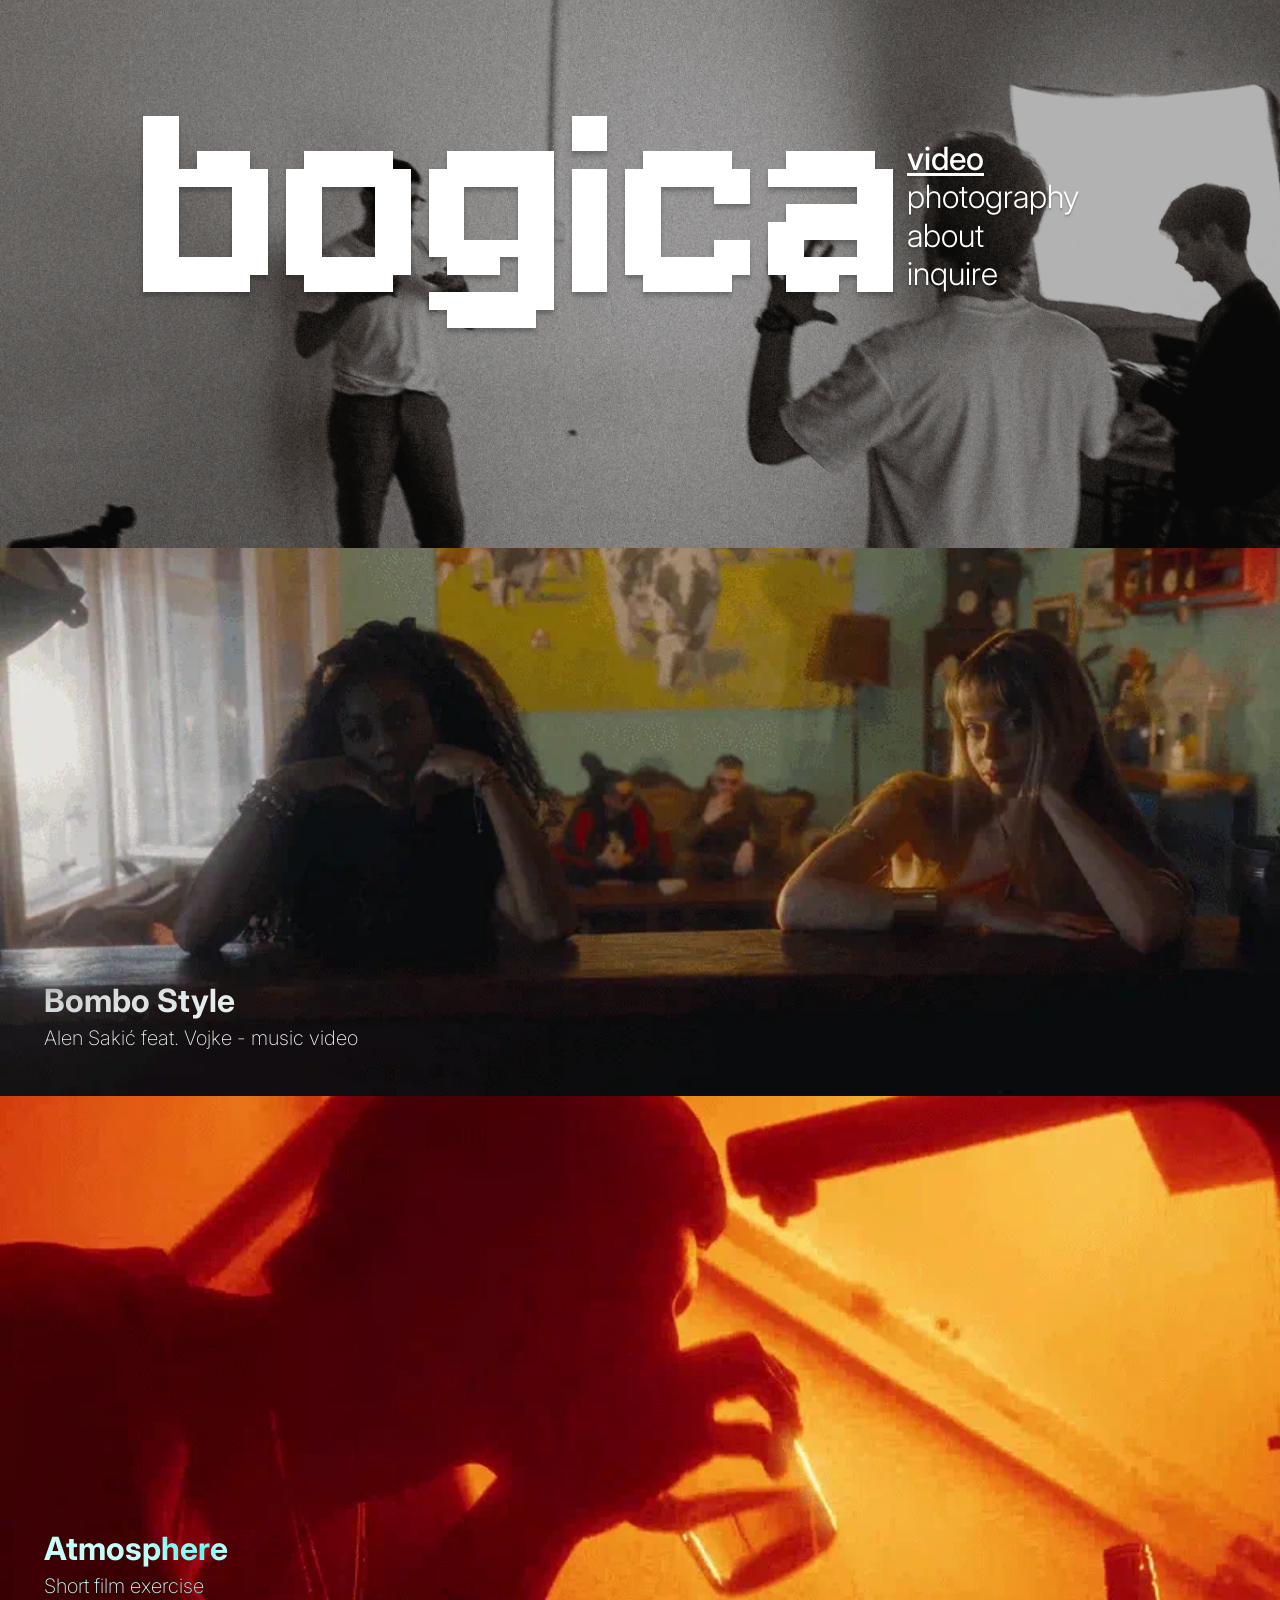
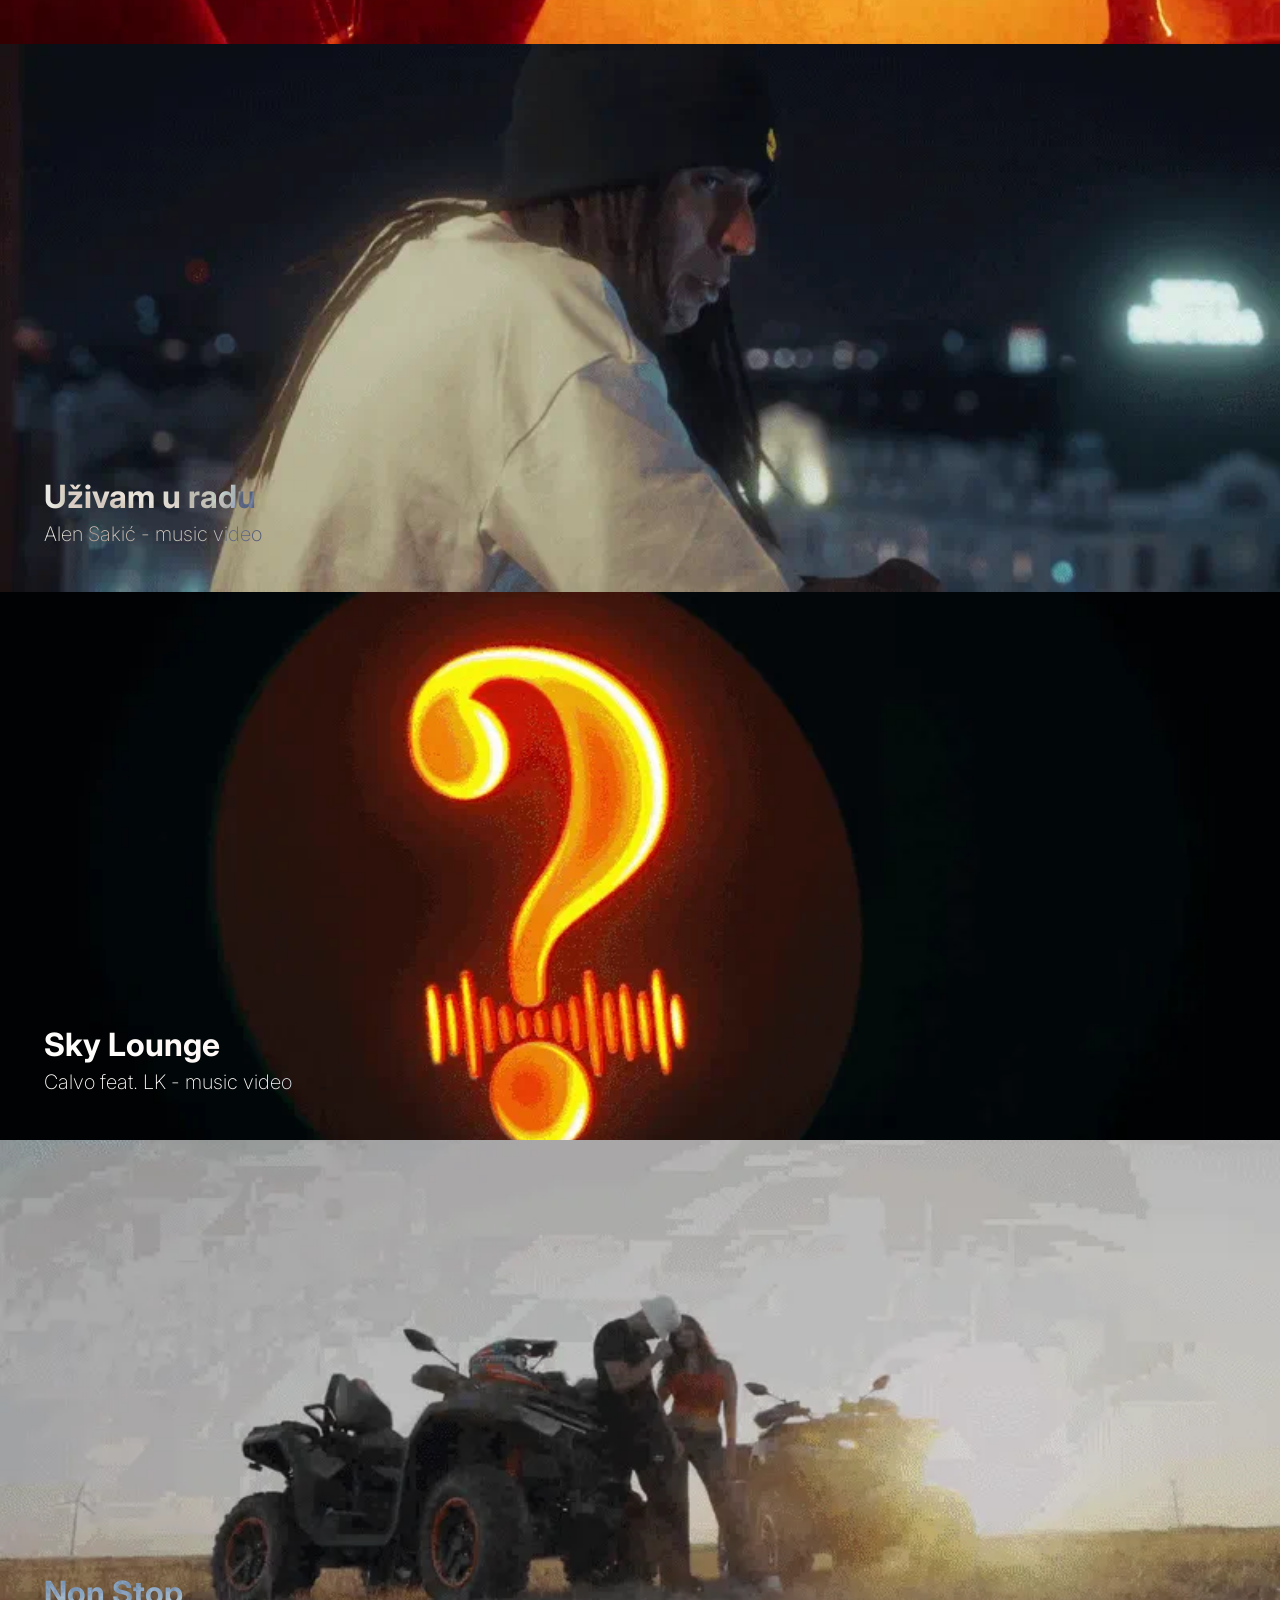
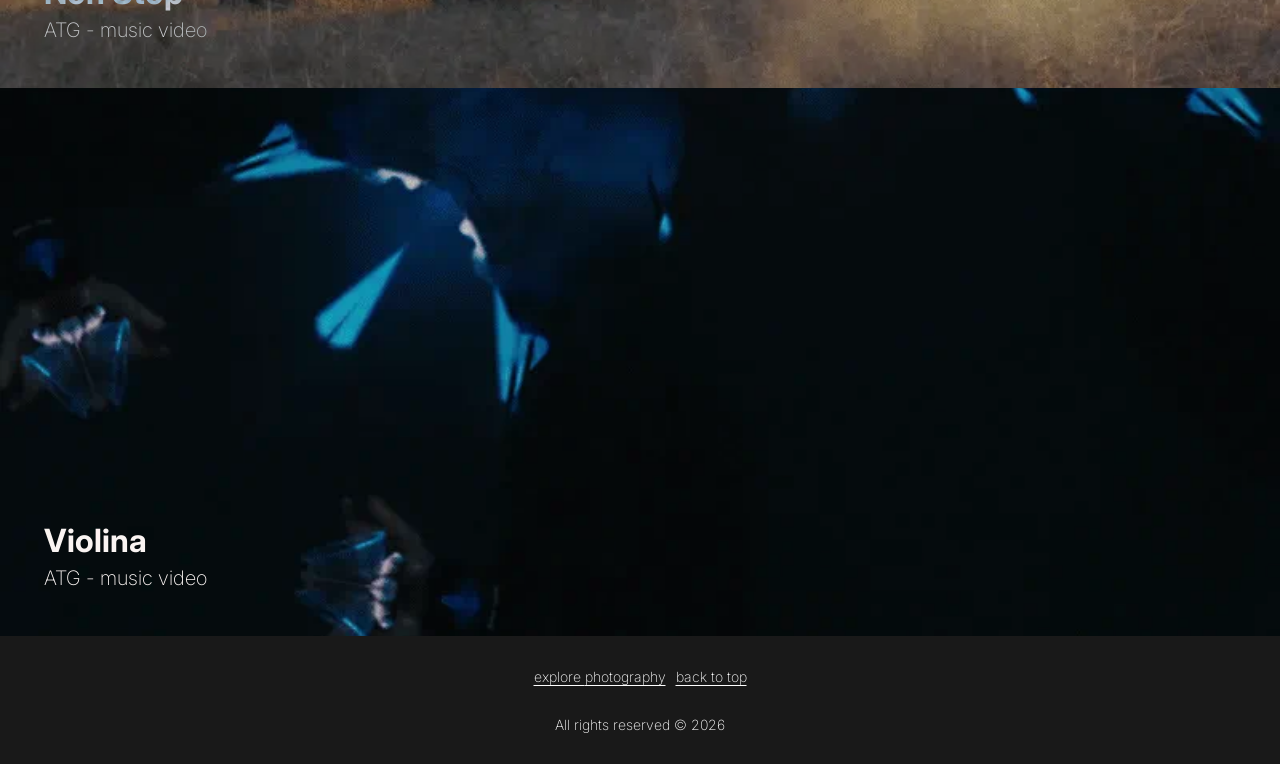
<file: index.html>
<!DOCTYPE html>
<html lang="en">
<head>
  <meta charset="UTF-8">
  <meta name="viewport" content="width=device-width, initial-scale=1.0">
  <title>Video — Bogica</title>
  <link rel="preconnect" href="https://fonts.googleapis.com">
  <link rel="preconnect" href="https://fonts.gstatic.com" crossorigin>
  <link href="https://fonts.googleapis.com/css2?family=Inter:wght@200;300;500;700&display=swap" rel="stylesheet">
  <link rel="stylesheet" href="css/style.css">
</head>
<body id="top">

  <header class="top-bar">
    <a href="about.html" class="logo-link">
      <svg class="logo-svg" viewBox="0 0 766 222" fill="none" xmlns="http://www.w3.org/2000/svg">
        <g>
          <path d="M40.0796 142.667H94.1989V71.3333H40.0796V142.667ZM40.0796 53.5H58.1194V35.6667H112.239V53.5H130.279V160.5H112.239V178.333H4V0H40.0796V53.5Z" fill="white" shape-rendering="crispEdges"/>
          <path d="M148.365 53.5H166.405V35.6667H256.604V53.5H274.644V160.5H256.604V178.333H166.405V160.5H148.365V53.5ZM238.564 71.3333H184.445V142.667H238.564V71.3333Z" fill="white" shape-rendering="crispEdges"/>
          <path d="M292.731 178.333H382.93V142.667H364.89V160.5H310.77V142.667H292.731V53.5H310.77V35.6667H419.009V196.167H400.969V214H310.77V196.167H292.731V178.333ZM328.81 124.833H382.93V71.3333H328.81V124.833Z" fill="white" shape-rendering="crispEdges"/>
          <path d="M437.096 0H473.175V35.6667H437.096V0ZM437.096 53.5H473.175V178.333H437.096V53.5Z" fill="white" shape-rendering="crispEdges"/>
          <path d="M581.555 124.833H617.635V160.5H599.595V178.333H509.396V160.5H491.356V53.5H509.396V35.6667H599.595V53.5H617.635V89.1667H581.555V71.3333H527.436V142.667H581.555V124.833Z" fill="white" shape-rendering="crispEdges"/>
          <path d="M653.761 160.5H635.721V107H653.761V89.1667H725.92V71.3333H635.721V53.5H653.761V35.6667H743.96V53.5H762V178.333H725.92V160.5H707.881V178.333H653.761V160.5ZM671.801 142.667H725.92V124.833H671.801V142.667Z" fill="white" shape-rendering="crispEdges"/>
        </g>
      </svg>
    </a>
    <button class="burger-btn"></button>
    <nav class="main-nav">
      <ul>
        <li><a href="index.html" class="nav-active">video</a></li>
        <li><a href="photography.html">photography</a></li>
        <li><a href="about.html">about</a></li>
        <li><a href="inquire.html">inquire</a></li>
      </ul>
    </nav>
    <div class="mobile-menu" id="mobileMenu">
      <button class="mobile-menu__close">&times;</button>
      <nav>
        <ul>
          <li><a href="index.html" class="nav-active">video</a></li>
          <li><a href="photography.html">photography</a></li>
          <li><a href="about.html">about</a></li>
          <li><a href="inquire.html">inquire</a></li>
        </ul>
      </nav>
    </div>
  </header>

  <main>
    <section class="vid-card hero-card hero">
      <div class="vid-card__bg">
        <img src="images/2ddfef8fff97a0ba2316aeb18413675cf2b4ad7e.webp" alt="">
      </div>
    </section>

    <section class="vid-card" data-youtube="YQdYwKgr3ro">
      <div class="vid-card__bg">
        <img src="images/6e62a942fc648b97b14edac9cf0ab916920af511.webp" alt="" loading="lazy">
      </div>
      <div class="vid-card__info">
        <h2 class="vid-card__title">Bombo Style</h2>
        <p class="vid-card__sub">Alen Sakić feat. Vojke - music video</p>
      </div>
    </section>

    <section class="vid-card" data-youtube="z8VzuQJItNw">
      <div class="vid-card__bg">
        <img src="images/f267988a891baee22f8341c1e10cee7afde84c92.webp" alt="" loading="lazy">
      </div>
      <div class="vid-card__info">
        <h2 class="vid-card__title">Atmosphere</h2>
        <p class="vid-card__sub">Short film exercise</p>
      </div>
    </section>

    <section class="vid-card" data-youtube="NvgqfTBcsp0">
      <div class="vid-card__bg">
        <img src="images/c1cecfa5d85bc51310bce040de9ba91f43a4c9a8.webp" alt="" loading="lazy">
      </div>
      <div class="vid-card__info">
        <h2 class="vid-card__title">Uživam u radu</h2>
        <p class="vid-card__sub">Alen Sakić - music video</p>
      </div>
    </section>

    <section class="vid-card" data-youtube="yY3TKTNBqrU">
      <div class="vid-card__bg">
        <img src="images/a07abb18dbb583b6dae30d6151908ba43ccde958.webp" alt="" loading="lazy">
      </div>
      <div class="vid-card__info">
        <h2 class="vid-card__title">Sky Lounge</h2>
        <p class="vid-card__sub">Calvo feat. LK - music video</p>
      </div>
    </section>

    <section class="vid-card" data-youtube="k3H4lI52CkY">
      <div class="vid-card__bg">
        <img src="images/e6b782253f71fe249722372ba2ac51af57505760.webp" alt="" loading="lazy">
      </div>
      <div class="vid-card__info">
        <h2 class="vid-card__title">Non Stop</h2>
        <p class="vid-card__sub">ATG - music video</p>
      </div>
    </section>

    <section class="vid-card" data-youtube="jH7adX9Sxbw">
      <div class="vid-card__bg">
        <img src="images/89226440429b7da3c90f49e6445664e45c71da91.webp" alt="" loading="lazy">
      </div>
      <div class="vid-card__info">
        <h2 class="vid-card__title">Violina</h2>
        <p class="vid-card__sub">ATG - music video</p>
      </div>
    </section>
  </main>

  <footer class="site-footer">
    <nav class="footer-nav">
      <a href="photography.html">explore <span>photography</span></a>
      <a href="#top">back to top</a>
    </nav>
    <p class="footer-copy">All rights reserved &copy; 2026</p>
  </footer>

  <button class="scroll-top-btn"></button>
  <script src="js/script.js"></script>
</body>
</html>
</file>
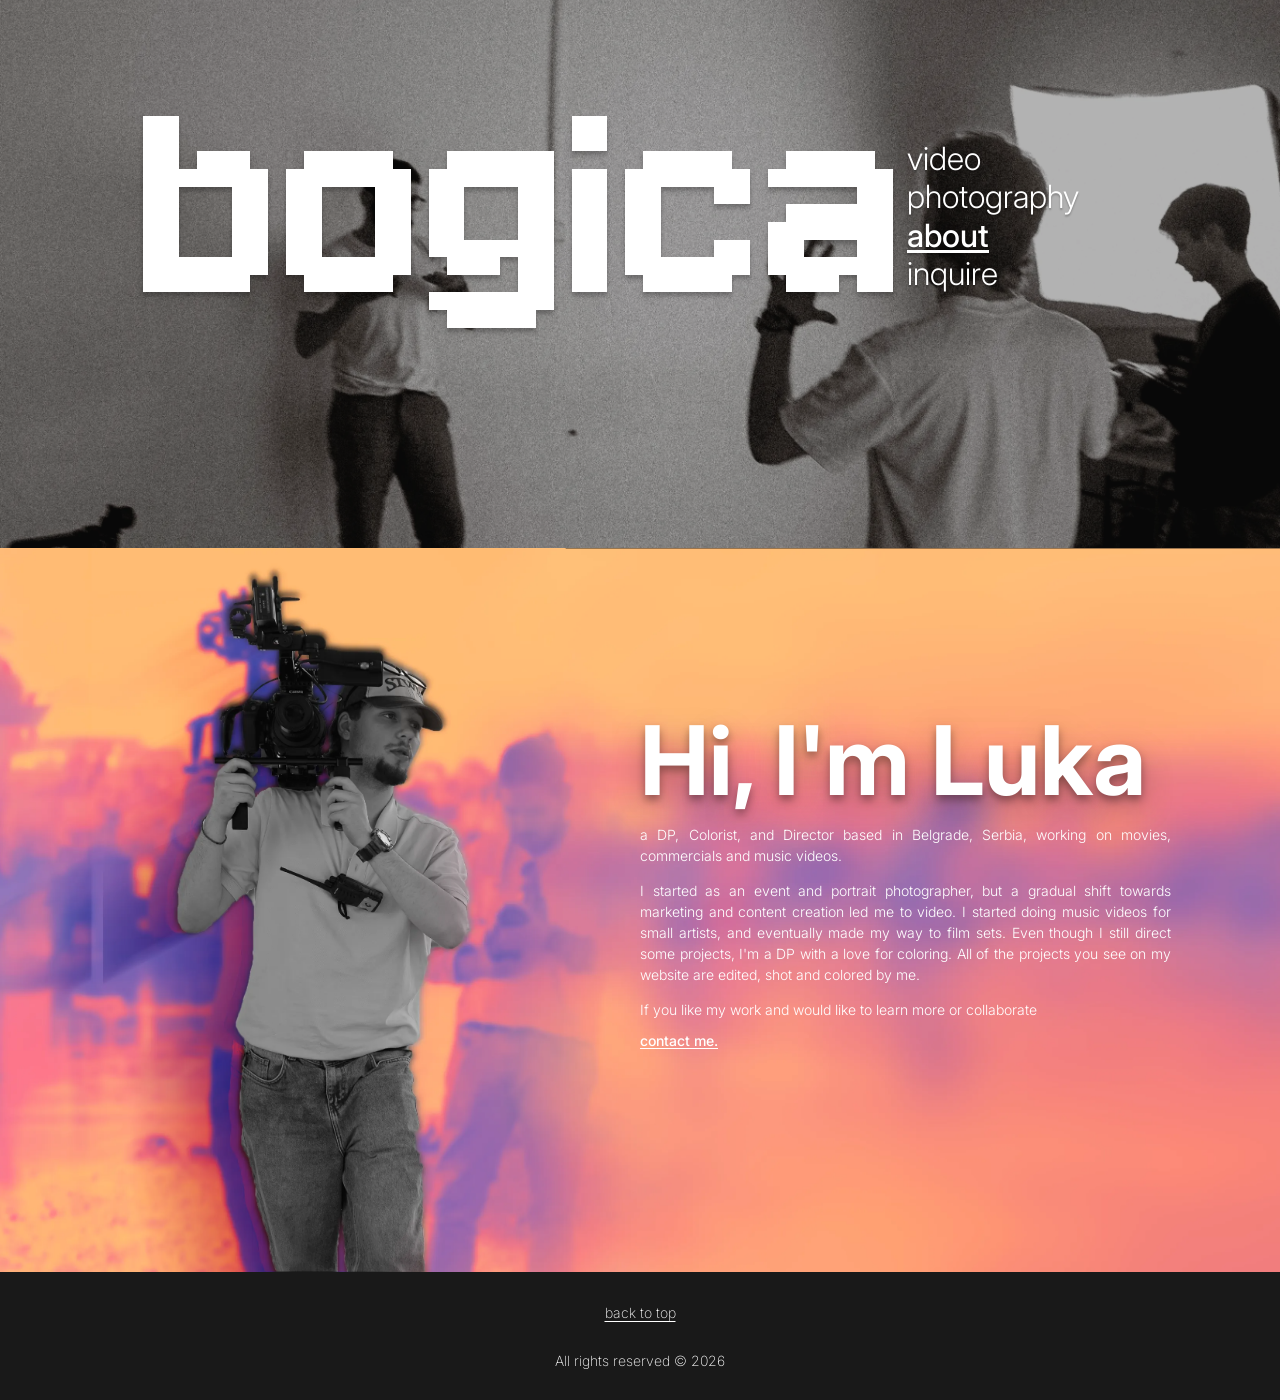
<file: about.html>
<!DOCTYPE html>
<html lang="en">
<head>
  <meta charset="UTF-8">
  <meta name="viewport" content="width=device-width, initial-scale=1.0">
  <title>About — Bogica</title>
  <link rel="preconnect" href="https://fonts.googleapis.com">
  <link rel="preconnect" href="https://fonts.gstatic.com" crossorigin>
  <link href="https://fonts.googleapis.com/css2?family=Inter:wght@200;300;500;700&display=swap" rel="stylesheet">
  <link rel="stylesheet" href="css/style.css">
</head>
<body id="top">
  <header class="top-bar">
    <a href="about.html" class="logo-link">
      <svg class="logo-svg" viewBox="0 0 766 222" fill="none" xmlns="http://www.w3.org/2000/svg">
        <g>
          <path d="M40.0796 142.667H94.1989V71.3333H40.0796V142.667ZM40.0796 53.5H58.1194V35.6667H112.239V53.5H130.279V160.5H112.239V178.333H4V0H40.0796V53.5Z" fill="white" shape-rendering="crispEdges"/>
          <path d="M148.365 53.5H166.405V35.6667H256.604V53.5H274.644V160.5H256.604V178.333H166.405V160.5H148.365V53.5ZM238.564 71.3333H184.445V142.667H238.564V71.3333Z" fill="white" shape-rendering="crispEdges"/>
          <path d="M292.731 178.333H382.93V142.667H364.89V160.5H310.77V142.667H292.731V53.5H310.77V35.6667H419.009V196.167H400.969V214H310.77V196.167H292.731V178.333ZM328.81 124.833H382.93V71.3333H328.81V124.833Z" fill="white" shape-rendering="crispEdges"/>
          <path d="M437.096 0H473.175V35.6667H437.096V0ZM437.096 53.5H473.175V178.333H437.096V53.5Z" fill="white" shape-rendering="crispEdges"/>
          <path d="M581.555 124.833H617.635V160.5H599.595V178.333H509.396V160.5H491.356V53.5H509.396V35.6667H599.595V53.5H617.635V89.1667H581.555V71.3333H527.436V142.667H581.555V124.833Z" fill="white" shape-rendering="crispEdges"/>
          <path d="M653.761 160.5H635.721V107H653.761V89.1667H725.92V71.3333H635.721V53.5H653.761V35.6667H743.96V53.5H762V178.333H725.92V160.5H707.881V178.333H653.761V160.5ZM671.801 142.667H725.92V124.833H671.801V142.667Z" fill="white" shape-rendering="crispEdges"/>
        </g>
      </svg>
    </a>
    <button class="burger-btn"></button>
    <nav class="main-nav">
      <ul>
        <li><a href="index.html">video</a></li>
        <li><a href="photography.html">photography</a></li>
        <li><a href="about.html" class="nav-active">about</a></li>
        <li><a href="inquire.html">inquire</a></li>
      </ul>
    </nav>
    <div class="mobile-menu" id="mobileMenu">
      <button class="mobile-menu__close">&times;</button>
      <nav>
        <ul>
          <li><a href="index.html">video</a></li>
          <li><a href="photography.html">photography</a></li>
          <li><a href="about.html" class="nav-active">about</a></li>
          <li><a href="inquire.html">inquire</a></li>
        </ul>
      </nav>
    </div>
  </header>
  <main>
    <section class="hero-card hero">
      <div class="vid-card__bg">
        <img src="images/2ddfef8fff97a0ba2316aeb18413675cf2b4ad7e.webp" alt="">
      </div>
    </section>
    <section class="about-content">
      <div class="about-photo">
        <img src="images/9237913f63eb61e9c43430d79f818ed726239c51.webp" alt="">
      </div>
      <div class="about-text">
        <h1 class="about-heading">Hi, I'm Luka</h1>
        <div class="about-bio">
          <p>a DP, Colorist, and Director based in Belgrade, Serbia, working on movies, commercials and music videos.</p>
          <p>I started as an event and portrait photographer, but a gradual shift towards marketing and content creation led me to video. I started doing music videos for small artists, and eventually made my way to film sets. Even though I still direct some projects, I'm a DP with a love for coloring. All of the projects you see on my website are edited, shot and colored by me.</p>
          <p>If you like my work and would like to learn more or collaborate</p>
        </div>
        <a href="inquire.html" class="about-contact">contact me.</a>
      </div>
    </section>
  </main>
  <footer class="site-footer">
    <nav class="footer-nav">
      <a href="#top">back to top</a>
    </nav>
    <p class="footer-copy">All rights reserved &copy; 2026</p>
  </footer>
  <button class="scroll-top-btn"></button>
  <script src="js/script.js"></script>
</body>
</html>
</file>
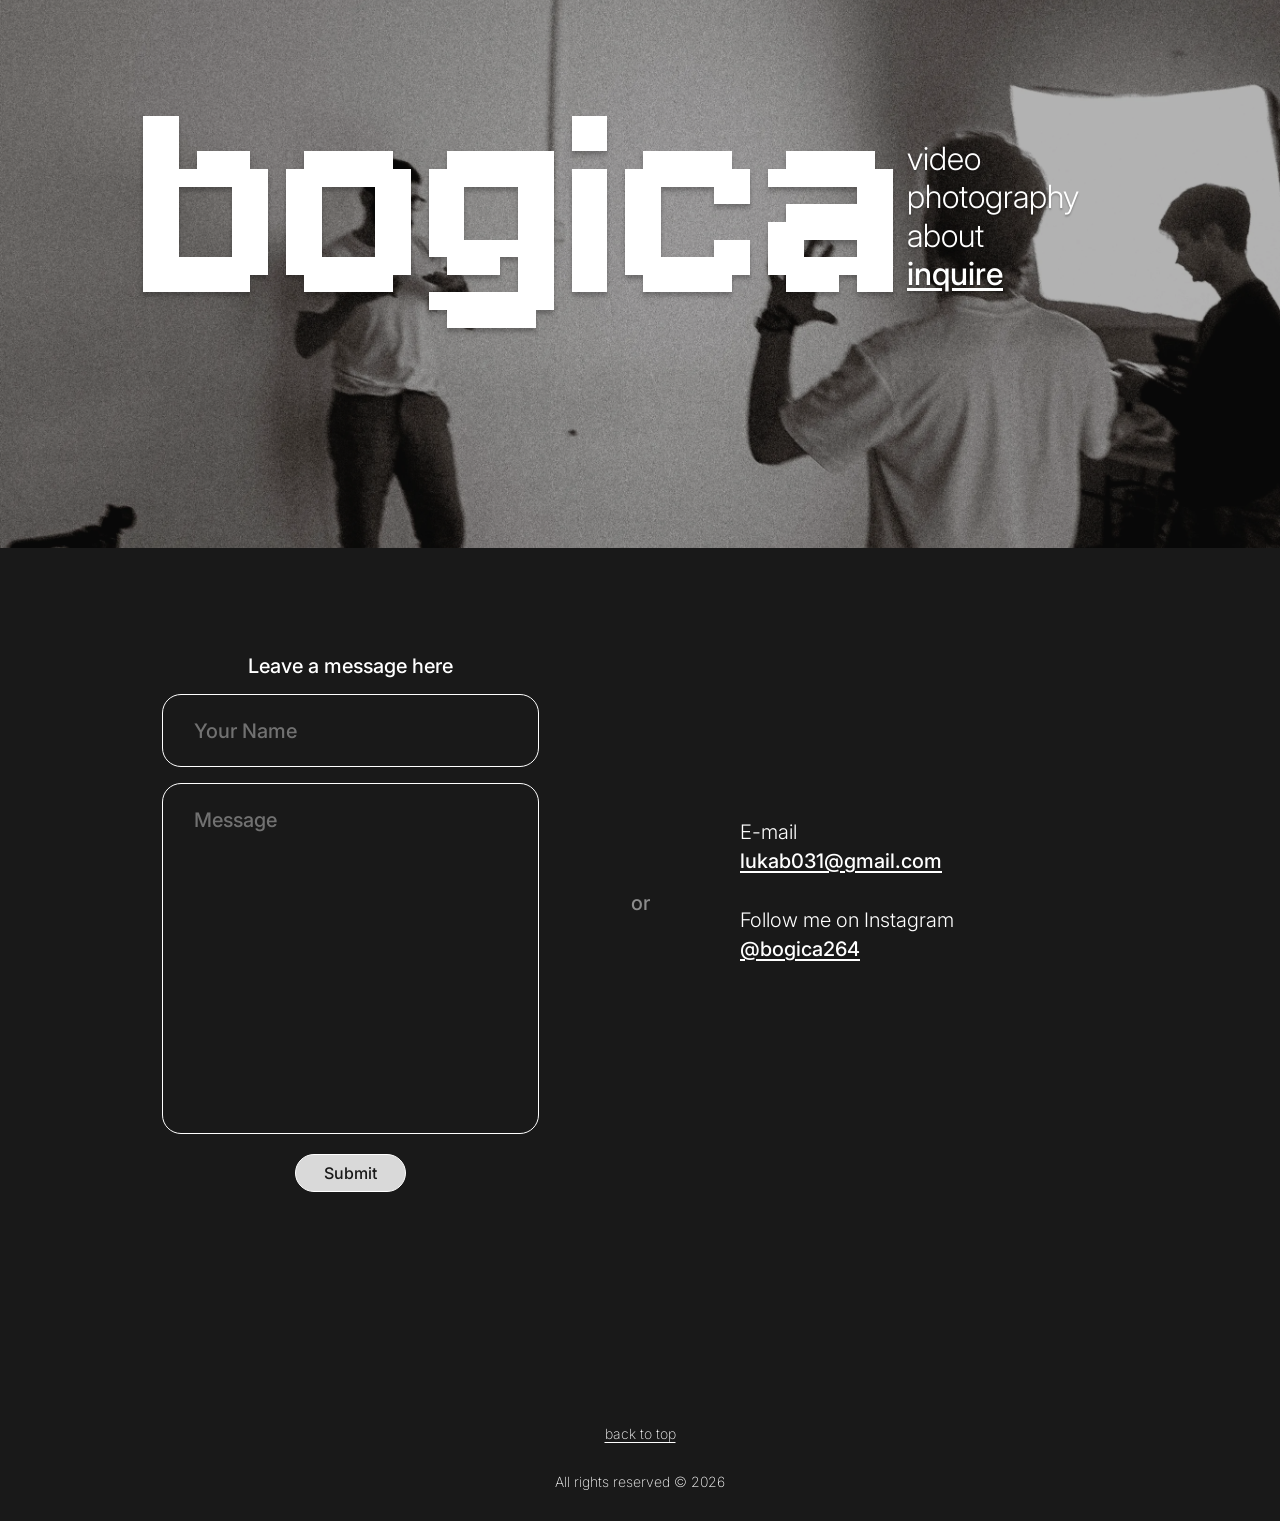
<file: inquire.html>
<!DOCTYPE html>
<html lang="en">
<head>
  <meta charset="UTF-8">
  <meta name="viewport" content="width=device-width, initial-scale=1.0">
  <title>Inquire — Bogica</title>
  <link rel="preconnect" href="https://fonts.googleapis.com">
  <link rel="preconnect" href="https://fonts.gstatic.com" crossorigin>
  <link href="https://fonts.googleapis.com/css2?family=Inter:wght@200;300;500;700&display=swap" rel="stylesheet">
  <link rel="stylesheet" href="css/style.css">
</head>
<body id="top">
  <header class="top-bar">
    <a href="about.html" class="logo-link">
      <svg class="logo-svg" viewBox="0 0 766 222" fill="none" xmlns="http://www.w3.org/2000/svg">
        <g>
          <path d="M40.0796 142.667H94.1989V71.3333H40.0796V142.667ZM40.0796 53.5H58.1194V35.6667H112.239V53.5H130.279V160.5H112.239V178.333H4V0H40.0796V53.5Z" fill="white" shape-rendering="crispEdges"/>
          <path d="M148.365 53.5H166.405V35.6667H256.604V53.5H274.644V160.5H256.604V178.333H166.405V160.5H148.365V53.5ZM238.564 71.3333H184.445V142.667H238.564V71.3333Z" fill="white" shape-rendering="crispEdges"/>
          <path d="M292.731 178.333H382.93V142.667H364.89V160.5H310.77V142.667H292.731V53.5H310.77V35.6667H419.009V196.167H400.969V214H310.77V196.167H292.731V178.333ZM328.81 124.833H382.93V71.3333H328.81V124.833Z" fill="white" shape-rendering="crispEdges"/>
          <path d="M437.096 0H473.175V35.6667H437.096V0ZM437.096 53.5H473.175V178.333H437.096V53.5Z" fill="white" shape-rendering="crispEdges"/>
          <path d="M581.555 124.833H617.635V160.5H599.595V178.333H509.396V160.5H491.356V53.5H509.396V35.6667H599.595V53.5H617.635V89.1667H581.555V71.3333H527.436V142.667H581.555V124.833Z" fill="white" shape-rendering="crispEdges"/>
          <path d="M653.761 160.5H635.721V107H653.761V89.1667H725.92V71.3333H635.721V53.5H653.761V35.6667H743.96V53.5H762V178.333H725.92V160.5H707.881V178.333H653.761V160.5ZM671.801 142.667H725.92V124.833H671.801V142.667Z" fill="white" shape-rendering="crispEdges"/>
        </g>
      </svg>
    </a>
    <button class="burger-btn"></button>
    <nav class="main-nav">
      <ul>
        <li><a href="index.html">video</a></li>
        <li><a href="photography.html">photography</a></li>
        <li><a href="about.html">about</a></li>
        <li><a href="inquire.html" class="nav-active">inquire</a></li>
      </ul>
    </nav>
    <div class="mobile-menu" id="mobileMenu">
      <button class="mobile-menu__close">&times;</button>
      <nav>
        <ul>
          <li><a href="index.html">video</a></li>
          <li><a href="photography.html">photography</a></li>
          <li><a href="about.html">about</a></li>
          <li><a href="inquire.html" class="nav-active">inquire</a></li>
        </ul>
      </nav>
    </div>
  </header>
  <main>
    <section class="hero-card hero">
      <div class="vid-card__bg">
        <img src="images/2ddfef8fff97a0ba2316aeb18413675cf2b4ad7e.webp" alt="">
      </div>
    </section>
    <section class="inquire-section">
      <div class="inquire-left">
        <div class="inquire-form">
          <h2 class="inquire-heading">Leave a message here</h2>
          <form>
            <div class="form-field">
              <input type="text" id="name" name="name" placeholder="Your Name">
            </div>
            <div class="form-field">
              <textarea id="message" name="message" placeholder="Message"></textarea>
            </div>
            <button type="submit" class="form-submit">Submit</button>
          </form>
        </div>
      </div>
      <div class="inquire-middle">
        <p class="inquire-or">or</p>
      </div>
      <div class="inquire-right">
        <div class="inquire-contact">
          <div class="contact-item">
            <p class="contact-label">E-mail</p>
            <a href="mailto:lukab031@gmail.com" class="contact-value">lukab031@gmail.com</a>
          </div>
          <div class="contact-item">
            <p class="contact-label">Follow me on Instagram</p>
            <a href="https://instagram.com/bogica264" target="_blank" rel="noopener noreferrer" class="contact-value">@bogica264</a>
          </div>
        </div>
      </div>
    </section>
  </main>
  <footer class="site-footer">
    <nav class="footer-nav">
      <a href="#top">back to top</a>
    </nav>
    <p class="footer-copy">All rights reserved &copy; 2026</p>
  </footer>
  <button class="scroll-top-btn"></button>
  <script src="js/script.js"></script>
</body>
</html>
</file>
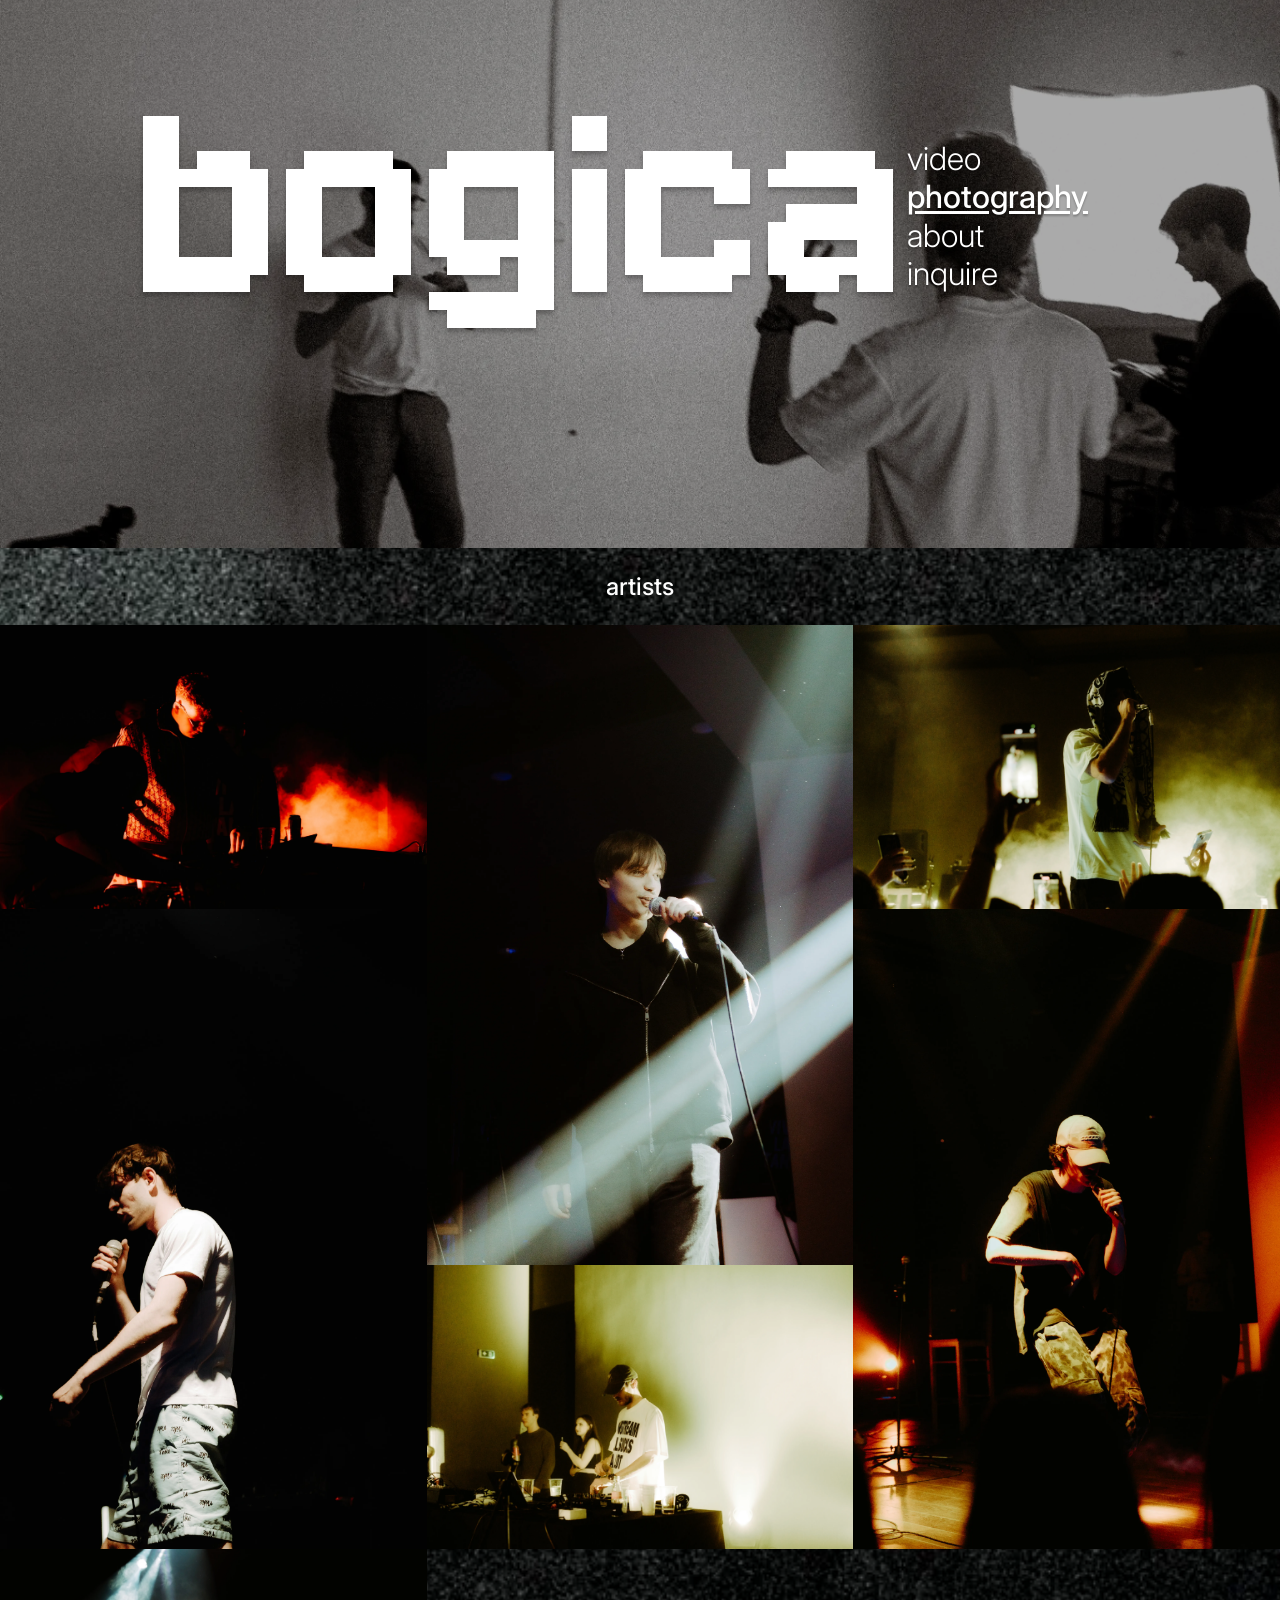
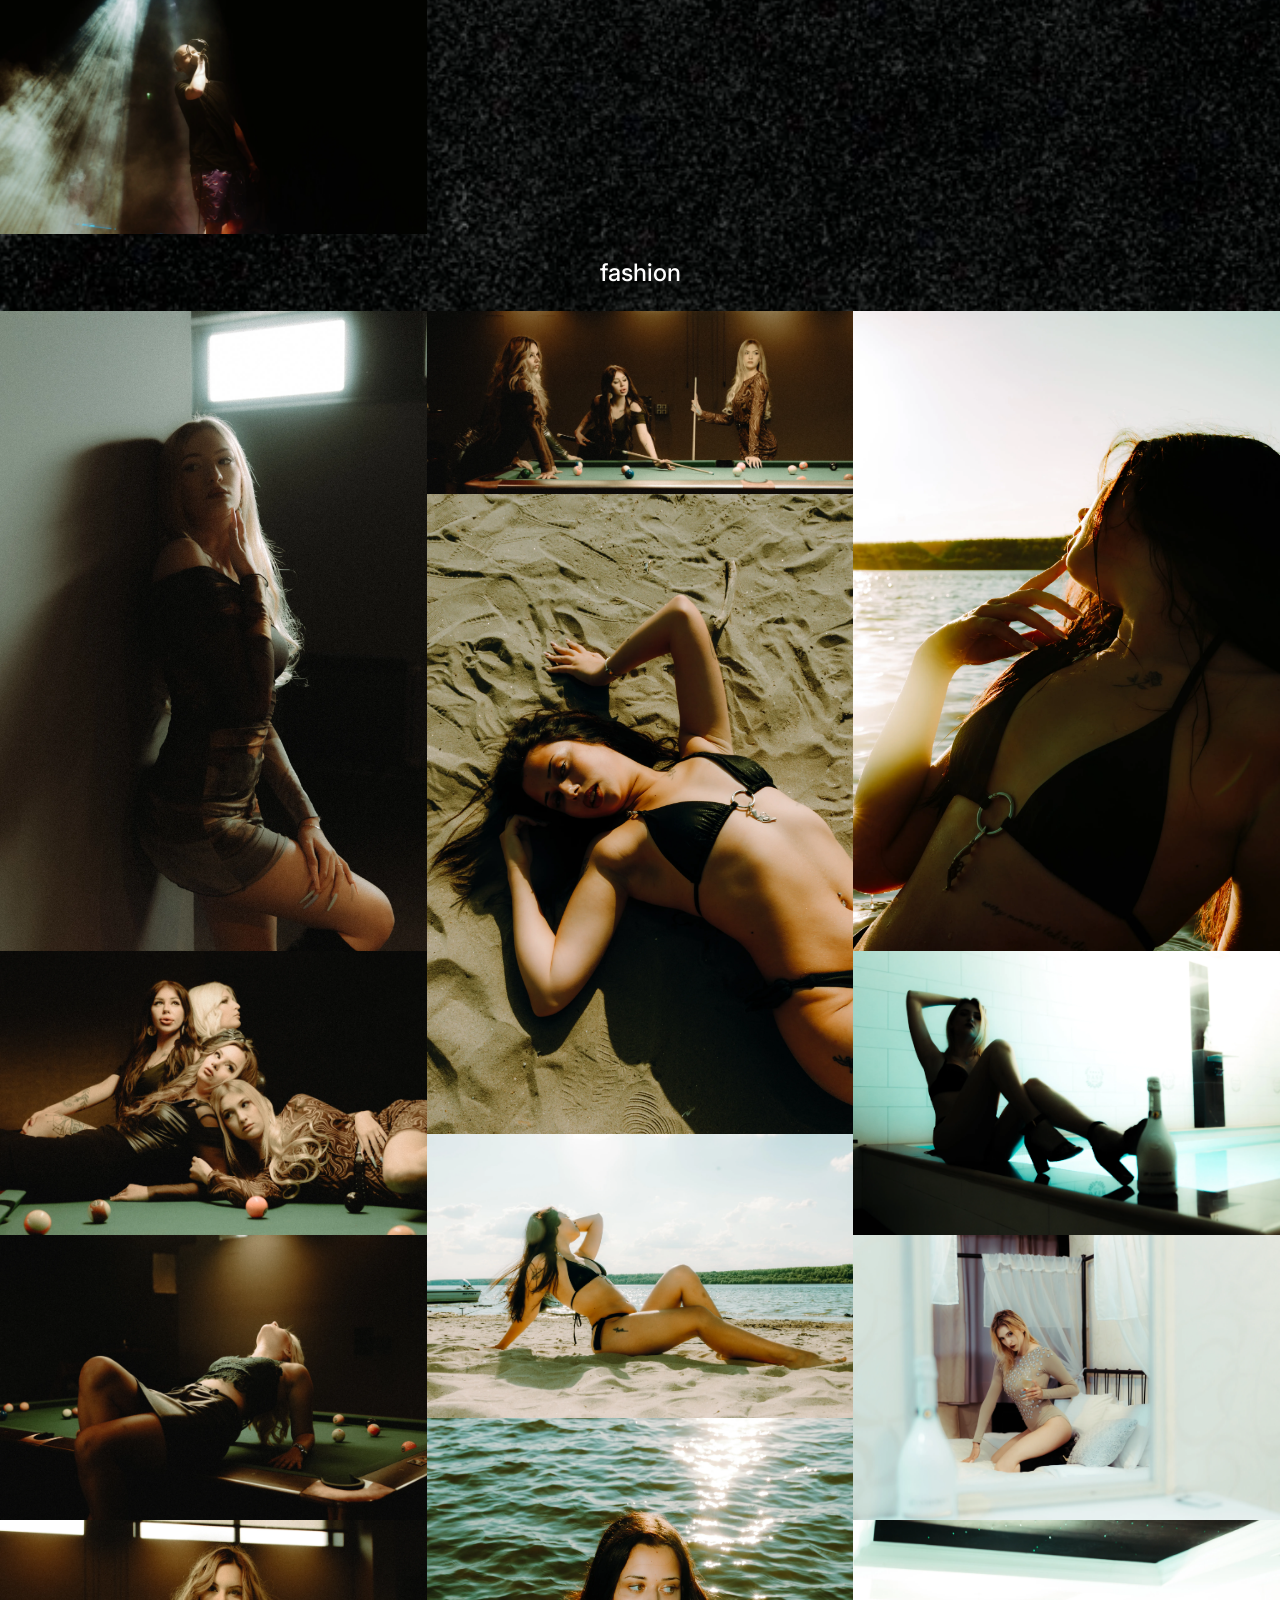
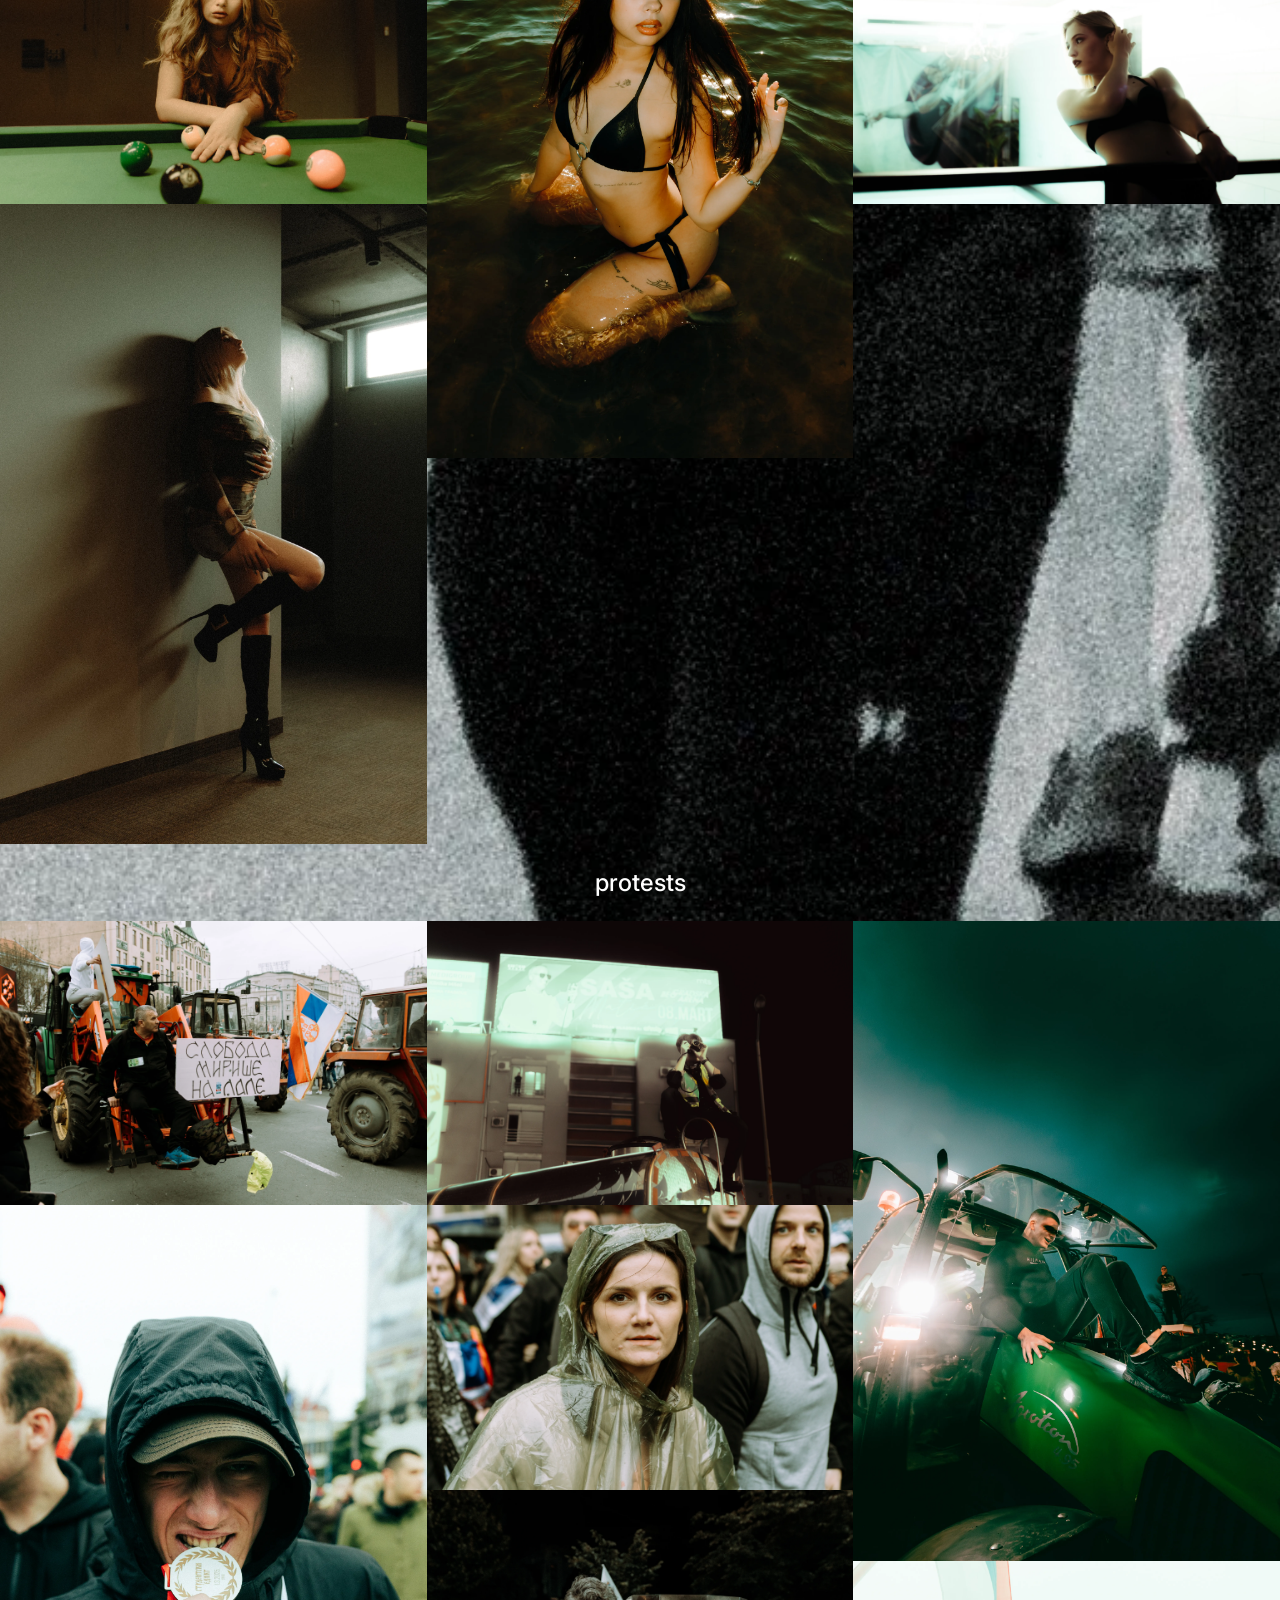
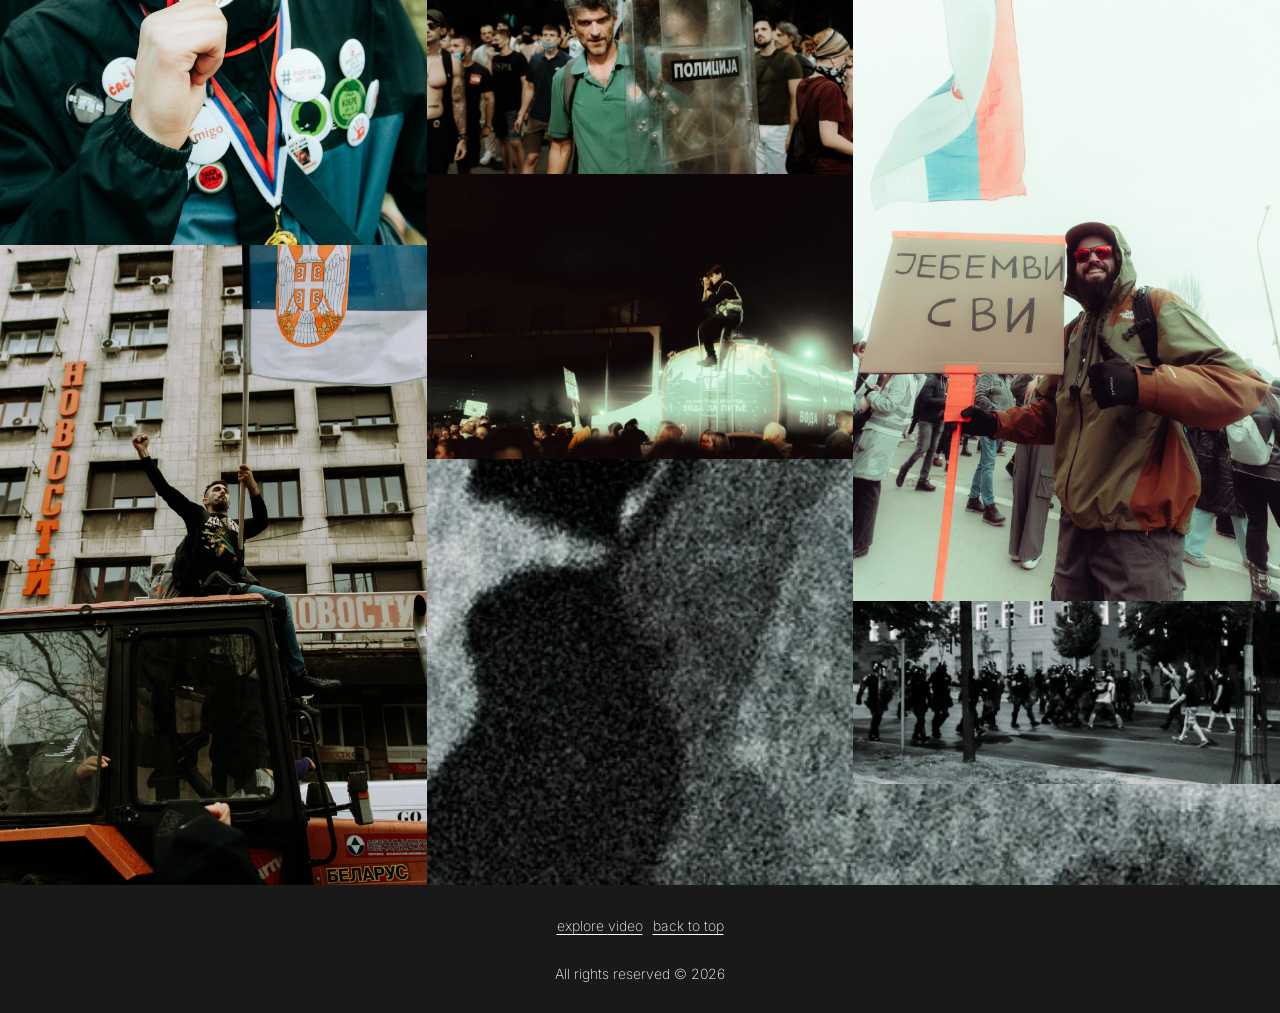
<file: photography.html>
<!DOCTYPE html>
<html lang="en">
<head>
  <meta charset="UTF-8">
  <meta name="viewport" content="width=device-width, initial-scale=1.0">
  <title>Photography — Bogica</title>
  <link rel="preconnect" href="https://fonts.googleapis.com">
  <link rel="preconnect" href="https://fonts.gstatic.com" crossorigin>
  <link href="https://fonts.googleapis.com/css2?family=Inter:wght@200;300;500;700&display=swap" rel="stylesheet">
  <link rel="stylesheet" href="css/style.css">
</head>
<body id="top" class="page-photography">
  <header class="top-bar">
    <a href="about.html" class="logo-link">
      <svg class="logo-svg" viewBox="0 0 766 222" fill="none" xmlns="http://www.w3.org/2000/svg">
        <g>
          <path d="M40.0796 142.667H94.1989V71.3333H40.0796V142.667ZM40.0796 53.5H58.1194V35.6667H112.239V53.5H130.279V160.5H112.239V178.333H4V0H40.0796V53.5Z" fill="white" shape-rendering="crispEdges"/>
          <path d="M148.365 53.5H166.405V35.6667H256.604V53.5H274.644V160.5H256.604V178.333H166.405V160.5H148.365V53.5ZM238.564 71.3333H184.445V142.667H238.564V71.3333Z" fill="white" shape-rendering="crispEdges"/>
          <path d="M292.731 178.333H382.93V142.667H364.89V160.5H310.77V142.667H292.731V53.5H310.77V35.6667H419.009V196.167H400.969V214H310.77V196.167H292.731V178.333ZM328.81 124.833H382.93V71.3333H328.81V124.833Z" fill="white" shape-rendering="crispEdges"/>
          <path d="M437.096 0H473.175V35.6667H437.096V0ZM437.096 53.5H473.175V178.333H437.096V53.5Z" fill="white" shape-rendering="crispEdges"/>
          <path d="M581.555 124.833H617.635V160.5H599.595V178.333H509.396V160.5H491.356V53.5H509.396V35.6667H599.595V53.5H617.635V89.1667H581.555V71.3333H527.436V142.667H581.555V124.833Z" fill="white" shape-rendering="crispEdges"/>
          <path d="M653.761 160.5H635.721V107H653.761V89.1667H725.92V71.3333H635.721V53.5H653.761V35.6667H743.96V53.5H762V178.333H725.92V160.5H707.881V178.333H653.761V160.5ZM671.801 142.667H725.92V124.833H671.801V142.667Z" fill="white" shape-rendering="crispEdges"/>
        </g>
      </svg>
    </a>
    <button class="burger-btn"></button>
    <nav class="main-nav">
      <ul>
        <li><a href="index.html">video</a></li>
        <li><a href="photography.html" class="nav-active">photography</a></li>
        <li><a href="about.html">about</a></li>
        <li><a href="inquire.html">inquire</a></li>
      </ul>
    </nav>
    <div class="mobile-menu" id="mobileMenu">
      <button class="mobile-menu__close">&times;</button>
      <nav>
        <ul>
          <li><a href="index.html">video</a></li>
          <li><a href="photography.html" class="nav-active">photography</a></li>
          <li><a href="about.html">about</a></li>
          <li><a href="inquire.html">inquire</a></li>
        </ul>
      </nav>
    </div>
  </header>
  <main>
    <section class="hero-card hero">
      <div class="vid-card__bg">
        <img src="images/2ddfef8fff97a0ba2316aeb18413675cf2b4ad7e.webp" alt="">
      </div>
    </section>
    <section class="gallery-section">
      <h2 class="gallery-heading">artists</h2>
      <div class="gallery">
        <img src="images/773edc6721fef69f3f494b8b6de9e5efe3f31bc5.webp" alt="Photography by Bogica Visuals" loading="lazy">
        <img src="images/3eaae63a2d2bde6fa797c779f1744cc851f5011d.webp" alt="Photography by Bogica Visuals" loading="lazy">
        <img src="images/a99bbac601108789f4d1629b091408f0e9f31b6d.webp" alt="Photography by Bogica Visuals" loading="lazy">
        <img src="images/dfaf4a9bed6e16742920fb6443e5c7e1fcae0892.webp" alt="Photography by Bogica Visuals" loading="lazy">
        <img src="images/64f215e86f30a634affadfedfc1c8908cb801608.webp" alt="Photography by Bogica Visuals" loading="lazy">
        <img src="images/648a18029141a29672b372e7fa9eb41f1de627bd.webp" alt="Photography by Bogica Visuals" loading="lazy">
        <img src="images/5e9650eec2982478bf16b236eae3207c29a4da25.webp" alt="Photography by Bogica Visuals" loading="lazy">
      </div>
    </section>
    <section class="gallery-section">
      <h2 class="gallery-heading">fashion</h2>
      <div class="gallery">
        <img src="images/d9899d2d253e726a5f3212d304aa6717030a32ba.webp" alt="Fashion photography by Bogica Visuals" loading="lazy">
        <img src="images/cf7aa0e44ee3c05c939db5d5cd827bdc42364dee.webp" alt="Fashion photography by Bogica Visuals" loading="lazy">
        <img src="images/8a41aa5e7c3af69aa2299899264957ee6ee84893.webp" alt="Fashion photography by Bogica Visuals" loading="lazy">
        <img src="images/52f56406a612908586f37acaf72edded82deeaa7.webp" alt="Fashion photography by Bogica Visuals" loading="lazy">
        <img src="images/37398fc3d4f3d9e1de17fb61dd54345730e842d3.webp" alt="Fashion photography by Bogica Visuals" loading="lazy">
        <img src="images/48caac3e25bec720c9a5abdfd08b938efd81db35.webp" alt="Fashion photography by Bogica Visuals" loading="lazy">
        <img src="images/2e8010fbb7dad059d1f2bcf12c2eb4362059392b.webp" alt="Fashion photography by Bogica Visuals" loading="lazy">
        <img src="images/4a8972fa85b9135cac366cecfbd1c2be9b67e72b.webp" alt="Fashion photography by Bogica Visuals" loading="lazy">
        <img src="images/08fd201e134d595372c44c2199f98c0f8ac93970.webp" alt="Fashion photography by Bogica Visuals" loading="lazy">
        <img src="images/4bfe20d213a7c0c18dedfecdf09540f7bcd3fd4c.webp" alt="Fashion photography by Bogica Visuals" loading="lazy">
        <img src="images/7b2a69d0ad8650a2d8b79a69a61229e55b35883f.webp" alt="Fashion photography by Bogica Visuals" loading="lazy">
        <img src="images/d41238a5d0a60047ce056db4d595dffa9250d1b5.webp" alt="Fashion photography by Bogica Visuals" loading="lazy">
        <img src="images/a9b5745675331259a1dfd132e877ef3e1ba5ca81.webp" alt="Fashion photography by Bogica Visuals" loading="lazy">
      </div>
    </section>
    <section class="gallery-section">
      <h2 class="gallery-heading">protests</h2>
      <div class="gallery">
        <img src="images/01f049c381445bbe6114441e337fe708ca655394.webp" alt="Protest photography by Bogica Visuals" loading="lazy">
        <img src="images/d8ed0bce6acfc8aa56d9bdebe54d569adf086195.webp" alt="Protest photography by Bogica Visuals" loading="lazy">
        <img src="images/b37c5d9b1dcf99a3573484f57b7848ce1a9a33f8.webp" alt="Protest photography by Bogica Visuals" loading="lazy">
        <img src="images/8824ff11e8d9e57cbe216ce8669e163eac5d0e85.webp" alt="Protest photography by Bogica Visuals" loading="lazy">
        <img src="images/4cd746d13508fb368461a1da288e4d3796000297.webp" alt="Protest photography by Bogica Visuals" loading="lazy">
        <img src="images/be661e07969d4ceb5b3533823108a052e8e56329.webp" alt="Protest photography by Bogica Visuals" loading="lazy">
        <img src="images/dd8ad8351cedb5cfc682361b443fc32c13538837.webp" alt="Protest photography by Bogica Visuals" loading="lazy">
        <img src="images/7272d1bfce095029cc7c5b6f78760ae29bc26d61.webp" alt="Protest photography by Bogica Visuals" loading="lazy">
        <img src="images/ee7ea01ca0c15176c7935a738364018b46a9bbee.webp" alt="Protest photography by Bogica Visuals" loading="lazy">
        <img src="images/472217e57fef6352087b8b16c5fdd1dd0b03b955.webp" alt="Protest photography by Bogica Visuals" loading="lazy">
      </div>
    </section>
  </main>
  <footer class="site-footer">
    <nav class="footer-nav">
      <a href="index.html">explore <span>video</span></a>
      <a href="#top">back to top</a>
    </nav>
    <p class="footer-copy">All rights reserved &copy; 2026</p>
  </footer>
  <button class="scroll-top-btn"></button>
  <script src="js/script.js"></script>
</body>
</html>
</file>
<file: css/style.css>
* {
  box-sizing: border-box;
  margin: 0;
  padding: 0;
}

img {
  display: block;
  max-width: 100%;
  height: auto;
}

a {
  text-decoration: none;
  color: inherit;
}

a:focus,
button:focus,
input:focus,
textarea:focus {
  outline: 2px solid var(--color-text);
  outline-offset: 2px;
}

ul {
  list-style: none;
}

button {
  border: none;
  background: none;
  cursor: pointer;
  font: inherit;
  color: inherit;
}

:root {
  --color-bg: #191919;
  --color-text: #ffffff;
  --color-overlay: rgba(255, 255, 255, 0.67);

  --font-family: 'Inter', sans-serif;

  --font-weight-extralight: 200;
  --font-weight-light: 300;
  --font-weight-medium: 500;
  --font-weight-bold: 700;

  --fs-title: 24px;
  --fs-subtitle: 12px;
  --fs-nav: 32px;
  --fs-footer: 14px;
  --fs-copyright: 14px;

  --nav-text-shadow: 0px 2px 1.9px rgba(0, 0, 0, 0.25);

  --content-max-width: 1280px;
}

html {
  scroll-behavior: smooth;
}

body {
  font-family: var(--font-family);
  background-color: var(--color-bg);
  color: var(--color-text);
}

.top-bar {
  position: absolute;
  top: 106px;
  left: 0;
  right: 0;
  z-index: 100;
  display: flex;
  align-items: center;
  justify-content: center;
  gap: 10px;
  padding: 10px;
  max-width: var(--content-max-width);
  margin: 0 auto;
}

.logo-link {
  flex-shrink: 0;
  width: 758px;
  max-width: calc(100% - 260px);
  display: block;
  filter: drop-shadow(0px 4px 2px rgba(0,0,0,0.25));
}

.logo-link:hover {
  opacity: 0.8;
}

.logo-svg {
  width: 100%;
  height: auto;
  display: block;
}

.main-nav ul {
  display: flex;
  flex-direction: column;
  gap: 0;
  width: 234px;
  flex-shrink: 0;
  transform: translateY(-9px);
}

.main-nav a {
  display: block;
  font-size: var(--fs-nav);
  font-weight: var(--font-weight-light);
  text-shadow: var(--nav-text-shadow);
  line-height: 1.2;
  transition: opacity 0.2s;
}

.main-nav a:hover {
  opacity: 0.8;
}

.main-nav .nav-active {
  font-weight: var(--font-weight-medium);
  text-decoration: underline;
  text-underline-position: from-font;
}

.burger-btn {
  display: none;
  position: relative;
  width: 57px;
  height: 57px;
  border: 1px solid var(--color-text);
  background: #000;
  z-index: 110;
  mix-blend-mode: difference;
}

.burger-btn::before,
.burger-btn::after {
  content: '';
  position: absolute;
  top: 50%;
  left: 50%;
  background: var(--color-text);
}

.burger-btn::before {
  width: 2px;
  height: 24px;
  transform: translate(-50%, -50%);
}

.burger-btn::after {
  width: 24px;
  height: 2px;
  transform: translate(-50%, -50%);
}

.burger-btn.menu-hidden {
  display: none;
}

.scroll-top-btn {
  position: fixed;
  bottom: 57px;
  right: 22px;
  width: 57px;
  height: 57px;
  border: 1px solid var(--color-text);
  background: rgba(0, 0, 0, 0.8);
  z-index: 110;
  cursor: pointer;
  opacity: 1;
  transition: opacity 0.3s ease;
}

.scroll-top-btn.is-hidden {
  opacity: 0;
  pointer-events: none;
}

.scroll-top-btn::before {
  content: '';
  position: absolute;
  top: 50%;
  left: 50%;
  width: 14px;
  height: 14px;
  border-left: 2px solid var(--color-text);
  border-top: 2px solid var(--color-text);
  transform: translate(-50%, -50%) rotate(45deg);
}

.mobile-menu {
  position: fixed;
  top: 0;
  right: 0;
  bottom: 0;
  z-index: 200;
  width: 100%;
  max-width: 400px;
  background: rgba(0, 0, 0, 0.7);
  display: flex;
  align-items: center;
  justify-content: center;
  transform: translateX(100%);
  transition: transform 0.3s ease;
}

.mobile-menu.is-open {
  transform: translateX(0);
}

.mobile-menu__close {
  position: absolute;
  top: 14px;
  right: 10px;
  width: 57px;
  height: 57px;
  font-size: 48px;
  line-height: 1;
  color: var(--color-text);
  display: flex;
  align-items: center;
  justify-content: center;
}

.mobile-menu nav ul {
  display: flex;
  flex-direction: column;
  align-items: center;
  gap: 114px;
}

.mobile-menu nav a {
  font-size: var(--fs-nav);
  font-weight: var(--font-weight-light);
  text-shadow: var(--nav-text-shadow);
}

.mobile-menu nav .nav-active {
  font-weight: var(--font-weight-medium);
  text-decoration: underline;
  text-underline-position: from-font;
}

@media (max-width: 1200px) {
  .top-bar {
    top: 60px;
    padding: 6px 10px;
    flex-direction: column;
    align-items: center;
    gap: 6px;
  }

  .logo-link {
    width: 400px;
    max-width: 80%;
  }

  .main-nav ul {
    flex-direction: row;
    width: 400px;
    justify-content: space-between;
    transform: none;
  }

  .main-nav a {
    font-size: 20px;
    line-height: 1;
  }
}

@media (max-width: 768px) {
  .top-bar {
    top: 10px;
    padding: 0 16px;
    height: 160px;
    flex-direction: row;
    justify-content: space-between;
    align-items: center;
    max-width: calc(100% - 20px);
  }

  .logo-link {
    width: 400px;
    max-width: 60%;
  }

  .main-nav {
    display: none;
  }

  .burger-btn {
    position: fixed;
    top: 57px;
    right: 22px;
    display: block;
    background: rgba(0, 0, 0, 0.8);
    mix-blend-mode: normal;
  }

  .mobile-menu__close {
    top: 55px;
    right: 20px;
  }
}

.vid-card {
  position: relative;
  aspect-ratio: 1280 / 548;
  overflow: hidden;
  display: flex;
  flex-direction: column;
  justify-content: flex-end;
  padding: 44px;
}

.vid-card__bg {
  position: absolute;
  inset: 0;
  pointer-events: none;
}

.vid-card__bg img {
  width: 100%;
  height: 100%;
  object-fit: cover;
}

.hero-card {
  opacity: 0.67;
}

.hero {
  height: 548px;
  aspect-ratio: unset;
  position: relative;
  overflow: hidden;
  width: 100%;
}

.vid-card__info {
  position: relative;
  z-index: 1;
  max-width: 559px;
  mix-blend-mode: difference;
}

.vid-card__title {
  font-size: var(--fs-title);
  font-weight: var(--font-weight-bold);
  line-height: 1.2;
}

.vid-card__sub {
  font-size: var(--fs-subtitle);
  font-weight: var(--font-weight-extralight);
  line-height: 1.4;
  margin-top: 4px;
}

.site-footer {
  padding: 16px 0;
  text-align: center;
}

.footer-nav {
  display: flex;
  justify-content: center;
  align-items: center;
  gap: 10px;
  padding: 16px 0;
}

.footer-nav a {
  font-size: var(--fs-footer);
  font-weight: var(--font-weight-extralight);
  text-decoration: underline;
  text-underline-position: from-font;
}

.footer-copy {
  font-size: var(--fs-copyright);
  font-weight: var(--font-weight-extralight);
  text-align: center;
  padding: 15px 0;
}

.about-content {
  position: relative;
  display: flex;
  align-items: center;
  justify-content: flex-end;
  min-height: 502px;
  padding: 94px 10% 292px 0;
  overflow: hidden;
}

.about-photo {
  position: absolute;
  inset: 0;
  pointer-events: none;
}

.about-photo img {
  width: 100%;
  height: 100%;
  object-fit: cover;
  object-position: 50% 0;
}

.about-text {
  position: relative;
  z-index: 1;
  width: 531px;
  flex-shrink: 0;
  transform: translateY(60px);
}

.about-heading {
  font-size: 96px;
  font-weight: var(--font-weight-bold);
  line-height: 1;
  white-space: nowrap;
  text-shadow: 0 5px 8px rgba(0,0,0,0.35), 0 11px 32px rgba(0,0,0,0.25);
}

.about-bio {
  margin-top: 16px;
  font-size: 14px;
  font-weight: var(--font-weight-light);
  line-height: 1.5;
  text-align: justify;
}

.about-bio p {
  margin-bottom: 0;
}

.about-bio p + p {
  margin-top: 1em;
}

.about-contact {
  display: inline-block;
  margin-top: 12px;
  font-size: 14px;
  font-weight: var(--font-weight-medium);
  text-decoration: underline;
  text-underline-position: from-font;
}

.inquire-section {
  position: relative;
  display: flex;
  align-items: flex-start;
  gap: 0;
  min-height: 845px;
  padding: 106px 10px 10px;
}

.inquire-left {
  position: absolute;
  right: calc(50% + 40px);
  width: 500px;
  flex-shrink: 0;
}

.inquire-form {
  display: flex;
  flex-direction: column;
  align-items: center;
  gap: 16px;
}

.inquire-heading {
  font-size: 20px;
  font-weight: var(--font-weight-medium);
  text-align: center;
  white-space: nowrap;
}

.inquire-form form {
  display: flex;
  flex-direction: column;
  align-items: center;
  gap: 16px;
}

.form-field {
  width: 100%;
}

.form-field input,
.form-field textarea {
  width: 100%;
  max-width: 442px;
  background: rgba(217, 217, 217, 0);
  border: 1px solid var(--color-text);
  border-radius: 19px;
  color: var(--color-text);
  font-family: var(--font-family);
  font-size: 20px;
  font-weight: var(--font-weight-medium);
  padding: 24px 31px;
  outline: none;
}

.form-field input {
  height: 73px;
}

.form-field textarea {
  height: 351px;
  resize: none;
}

.form-field input::placeholder,
.form-field textarea::placeholder {
  color: var(--color-text);
  opacity: 0.38;
}

.form-submit {
  width: auto;
  height: auto;
  background: #d9d9d9;
  border: 1px solid var(--color-text);
  border-radius: 19px;
  color: #191919;
  font-size: 16px;
  font-weight: var(--font-weight-medium);
  display: flex;
  align-items: center;
  justify-content: center;
  padding: 8px 28px;
}

.inquire-middle {
  position: absolute;
  left: 50%;
  top: 106px;
  transform: translateX(-50%);
  display: flex;
  justify-content: center;
  padding-top: 237px;
}

.inquire-or {
  font-size: 20px;
  font-weight: var(--font-weight-medium);
  color: rgba(255, 255, 255, 0.5);
}

.inquire-right {
  position: absolute;
  left: calc(50% + 100px);
  width: 227px;
  flex-shrink: 0;
}

.inquire-contact {
  display: flex;
  flex-direction: column;
  gap: 35px;
  padding-top: 166px;
}

.contact-item {
  display: flex;
  flex-direction: column;
  gap: 5px;
}

.contact-label {
  font-size: 20px;
  font-weight: var(--font-weight-light);
}

.contact-value {
  font-size: 20px;
  font-weight: var(--font-weight-medium);
  text-decoration: underline;
  text-underline-position: from-font;
}

.gallery-section {
  padding: 0;
}

.gallery-heading {
  font-size: 24px;
  font-weight: var(--font-weight-medium);
  padding: 24px 0;
  text-align: center;
}

.gallery {
  column-count: 3;
  column-gap: 0;
  width: 100%;
}

.gallery img {
  width: 100%;
  height: auto;
  display: block;
  margin-bottom: 0;
  break-inside: avoid;
  cursor: pointer;
}

@media (max-width: 800px) {
  .gallery {
    column-count: 2;
  }
}

@media (max-width: 500px) {
  .gallery {
    column-count: 1;
  }
}

@media (max-width: 1200px) {
  .about-content {
    min-height: 350px;
    padding: 60px 10% 150px 0;
  }

  .about-text {
    width: 400px;
    transform: none;
  }

  .about-heading {
    font-size: 48px;
    white-space: normal;
  }

  .inquire-section {
    flex-direction: column;
    align-items: center;
    padding: 40px 10px 10px;
    gap: 20px;
    min-height: auto;
  }

  .inquire-left {
    position: static;
    width: 100%;
    max-width: 500px;
    flex-shrink: initial;
  }

  .inquire-form form {
    width: 100%;
  }

  .form-field {
    width: 100%;
  }

  .form-field input,
  .form-field textarea {
    width: 100%;
    max-width: none;
  }

  .inquire-middle {
    position: static;
    width: auto;
    padding-top: 0;
    transform: none;
  }

  .inquire-right {
    position: static;
    width: auto;
    flex-shrink: initial;
  }

  .inquire-contact {
    padding-top: 0;
    padding-bottom: 40px;
    align-items: center;
    text-align: center;
  }

  .hero {
    height: 280px;
  }
}

@media (max-width: 768px) {
  .vid-card {
    padding: 24px;
  }

  .vid-card[data-youtube] {
    pointer-events: none;
  }

  .vid-card[data-youtube] .vid-card__info {
    pointer-events: auto;
    cursor: pointer;
  }

  .vid-card__title {
    font-size: 18px;
  }

  .vid-card__sub {
    font-size: 10px;
  }

  .about-content {
    flex-direction: column;
    padding: 0;
    min-height: auto;
  }

  .about-photo {
    position: relative;
    width: 100%;
    height: 300px;
    overflow: hidden;
  }

  .about-photo img {
    width: 100%;
    height: 100%;
    object-fit: cover;
    transform: scale(1.7325);
    transform-origin: top left;
  }

  .about-text {
    width: 100%;
    max-width: 600px;
    padding: 40px 20px;
    transform: none;
  }

  .about-heading {
    position: static;
    transform: none;
    font-size: 32px;
    text-shadow: none;
  }

  .about-bio {
    font-size: 12px;
  }

  .inquire-section {
    gap: 16px;
  }

  .inquire-middle {
    padding: 0;
  }

  .inquire-contact {
    padding: 0;
  }

  .form-field {
    display: flex;
    justify-content: center;
  }

  .form-field input,
  .form-field textarea {
    width: 100%;
    max-width: 70%;
    font-size: 16px;
    padding: 16px 20px;
  }

  .form-field textarea {
    height: 200px;
  }

  .hero {
    height: 200px;
  }

}

@media (min-width: 1201px) {
  .vid-card__title {
    font-size: 32px;
  }

  .vid-card__sub {
    font-size: 20px;
  }

  .about-text {
    position: relative;
    z-index: auto;
    top: 70px;
    left: -100px;
    transform: none;
  }

  .about-photo {
    z-index: -1;
  }

  .about-content {
    padding-right: clamp(max(0px, calc(35% - 631px)), 10%, max(0px, calc(50% - 631px)));
  }
}

.lightbox {
  position: fixed;
  top: 0;
  left: 0;
  width: 100%;
  height: 100%;
  z-index: 1000;
  background: rgba(0, 0, 0, 0.9);
  display: flex;
  align-items: center;
  justify-content: center;
  opacity: 0;
  pointer-events: none;
  transition: opacity 0.25s ease;
  cursor: zoom-out;
}

.lightbox.is-open {
  opacity: 1;
  pointer-events: auto;
}

.lightbox img {
  max-width: 90vw;
  max-height: 90vh;
  object-fit: contain;
  display: block;
  cursor: default;
}

.lightbox-video {
  display: none;
  width: 90vw;
  max-width: 1000px;
  aspect-ratio: 16 / 9;
}

.lightbox-video iframe {
  width: 100%;
  height: 100%;
  border: none;
}

.vid-card[data-youtube] {
  cursor: pointer;
}

body.page-photography main {
  position: relative;
}

body.page-photography main::before {
  content: '';
  position: absolute;
  top: 0;
  left: 0;
  right: 0;
  bottom: 0;
  z-index: -1;
  background: url('../images/bogicavisuals-0952.webp') center / cover no-repeat;
}

body.page-photography .hero-card {
  opacity: 1;
  position: relative;
  z-index: 1;
  background-color: var(--color-bg);
}

body.page-photography .vid-card__bg img {
  filter: brightness(0.67);
}
</file>
